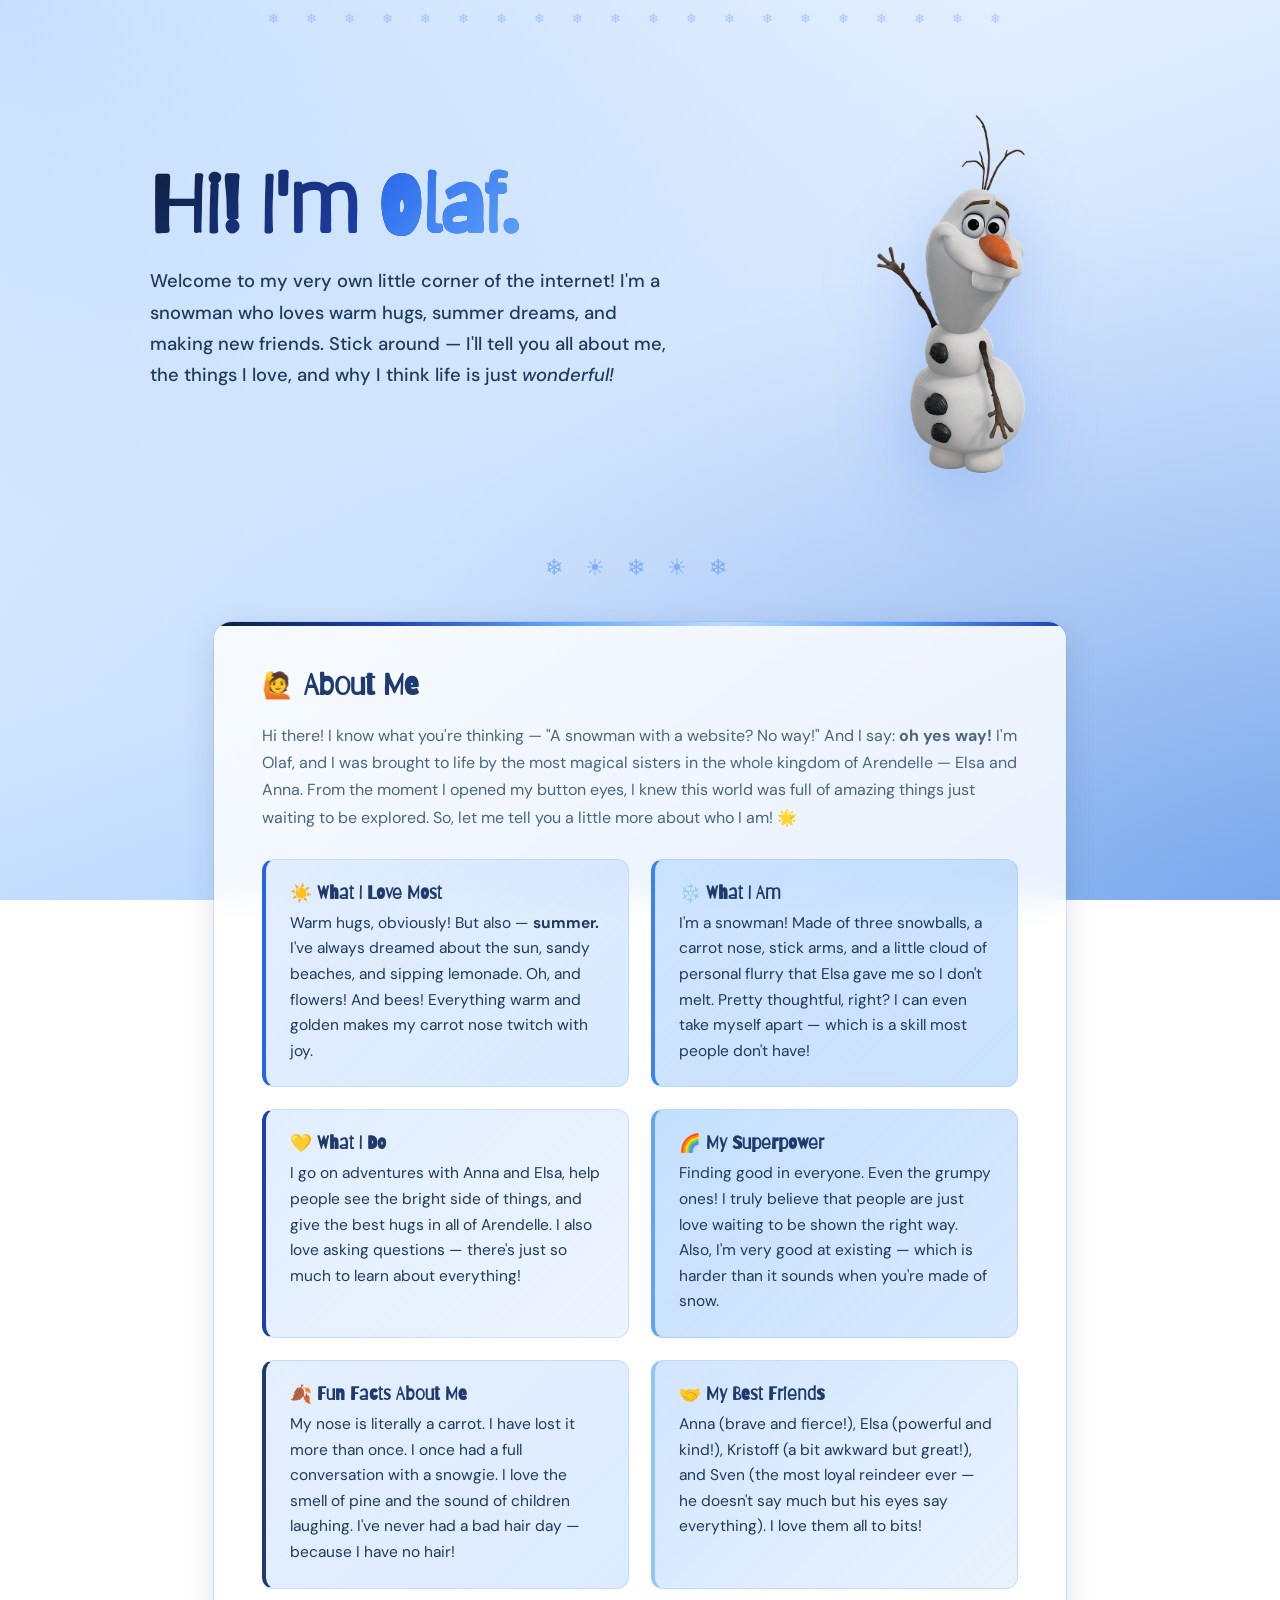
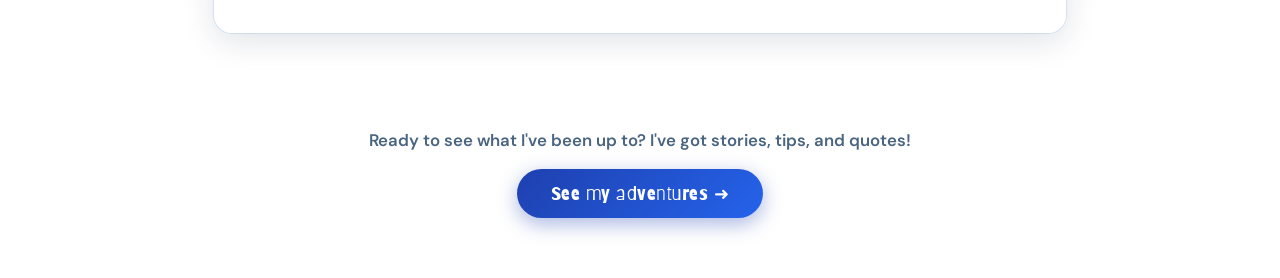
<file: index.html>
<!DOCTYPE html>
<html lang="en">
<head>
  <meta charset="UTF-8" />
  <meta name="viewport" content="width=device-width, initial-scale=1.0" />
  <title>Hi, I'm Olaf! ❄</title>
  <link rel="stylesheet" href="styles.css" />
</head>
<body>

  <!-- HERO -->
  <section class="hero">
    <div class="hero-text">
      <h1>Hi! I'm <span>Olaf.</span></h1>
      <p class="subtitle">
        Welcome to my very own little corner of the internet! I'm a snowman who loves
        warm hugs, summer dreams, and making new friends. Stick around — I'll tell you
        all about me, the things I love, and why I think life is just <em>wonderful!</em>
      </p>
    </div>
    <div class="hero-image">
      <img src="public/Olaf.png" alt="Olaf the snowman" />
    </div>
  </section>

  <div class="divider">❄ ☀ ❄ ☀ ❄</div>

  <!-- ABOUT ME SECTION -->
  <div class="section">
    <div class="section-card">
      <h2 class="section-title">
        <span class="icon">🙋</span> About Me
      </h2>
      <p style="font-size:1rem; color:#4a6580; line-height:1.7; margin-bottom:28px;">
        Hi there! I know what you're thinking — "A snowman with a website? No way!"
        And I say: <strong>oh yes way!</strong> I'm Olaf, and I was brought to life by
        the most magical sisters in the whole kingdom of Arendelle — Elsa and Anna.
        From the moment I opened my button eyes, I knew this world was full of amazing things
        just waiting to be explored. So, let me tell you a little more about who I am! 🌟
      </p>

      <div class="about-grid">

        <div class="about-item">
          <h3>☀️ What I Love Most</h3>
          <p>
            Warm hugs, obviously! But also — <strong>summer.</strong> I've always dreamed
            about the sun, sandy beaches, and sipping lemonade. Oh, and flowers! And
            bees! Everything warm and golden makes my carrot nose twitch with joy.
          </p>
        </div>

        <div class="about-item">
          <h3>❄️ What I Am</h3>
          <p>
            I'm a snowman! Made of three snowballs, a carrot nose, stick arms, and a
            little cloud of personal flurry that Elsa gave me so I don't melt. Pretty
            thoughtful, right? I can even take myself apart — which is a skill most
            people don't have!
          </p>
        </div>

        <div class="about-item">
          <h3>💛 What I Do</h3>
          <p>
            I go on adventures with Anna and Elsa, help people see the bright side of
            things, and give the best hugs in all of Arendelle. I also love asking
            questions — there's just so much to learn about everything!
          </p>
        </div>

        <div class="about-item">
          <h3>🌈 My Superpower</h3>
          <p>
            Finding good in everyone. Even the grumpy ones! I truly believe that people
            are just love waiting to be shown the right way. Also, I'm very good at
            existing — which is harder than it sounds when you're made of snow.
          </p>
        </div>

        <div class="about-item">
          <h3>🍂 Fun Facts About Me</h3>
          <p>
            My nose is literally a carrot. I have lost it more than once. I once had a
            full conversation with a snowgie. I love the smell of pine and the sound of
            children laughing. I've never had a bad hair day — because I have no hair!
          </p>
        </div>

        <div class="about-item">
          <h3>🤝 My Best Friends</h3>
          <p>
            Anna (brave and fierce!), Elsa (powerful and kind!), Kristoff (a bit awkward
            but great!), and Sven (the most loyal reindeer ever — he doesn't say much but
            his eyes say everything). I love them all to bits!
          </p>
        </div>

      </div>
    </div>
  </div>

  <!-- CTA to Page 2 -->
  <div class="page-nav">
    <p style="font-size:1.05rem; color:#4a6580; margin-bottom:18px; font-weight:600;">
      Ready to see what I've been up to? I've got stories, tips, and quotes!
    </p>
    <a href="adventures.html" class="btn btn-primary">See my adventures ➜</a>
  </div>


  <script src="snowflakes.js"></script>
</body>
</html>
</file>
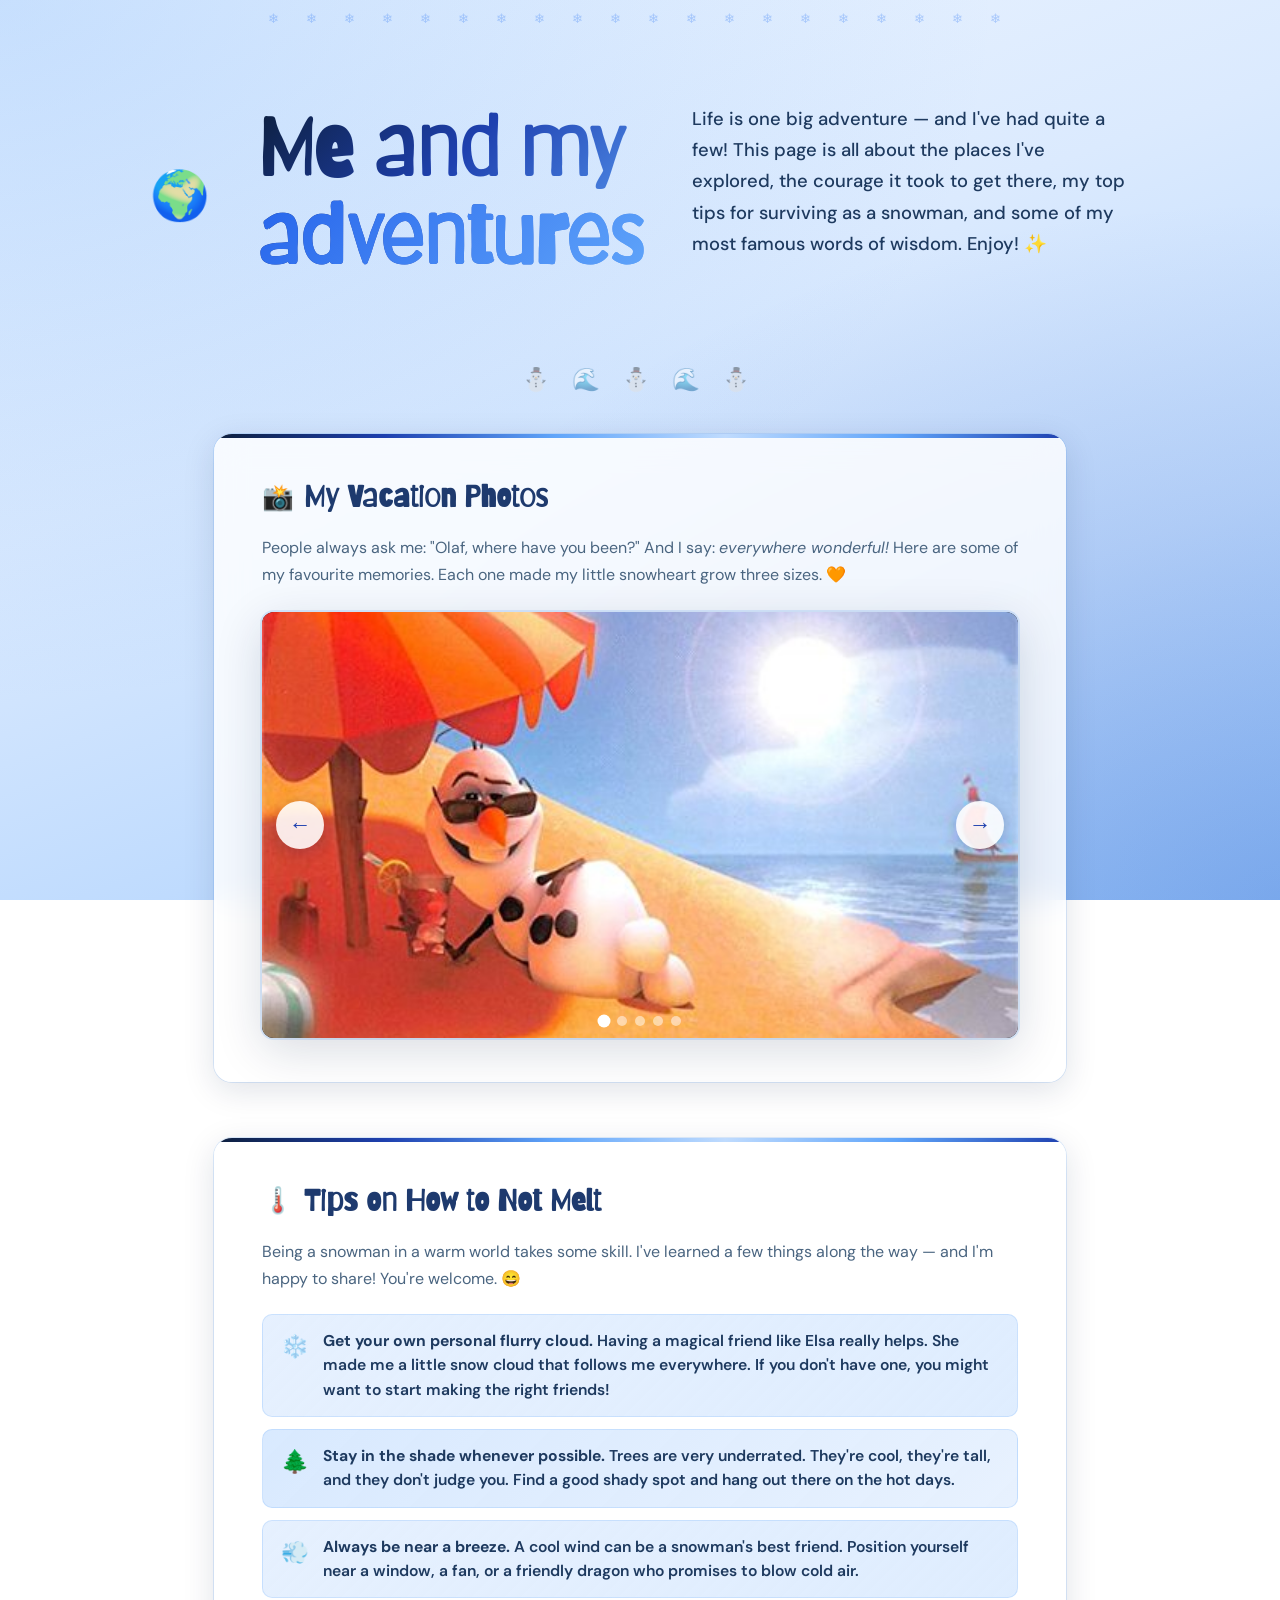
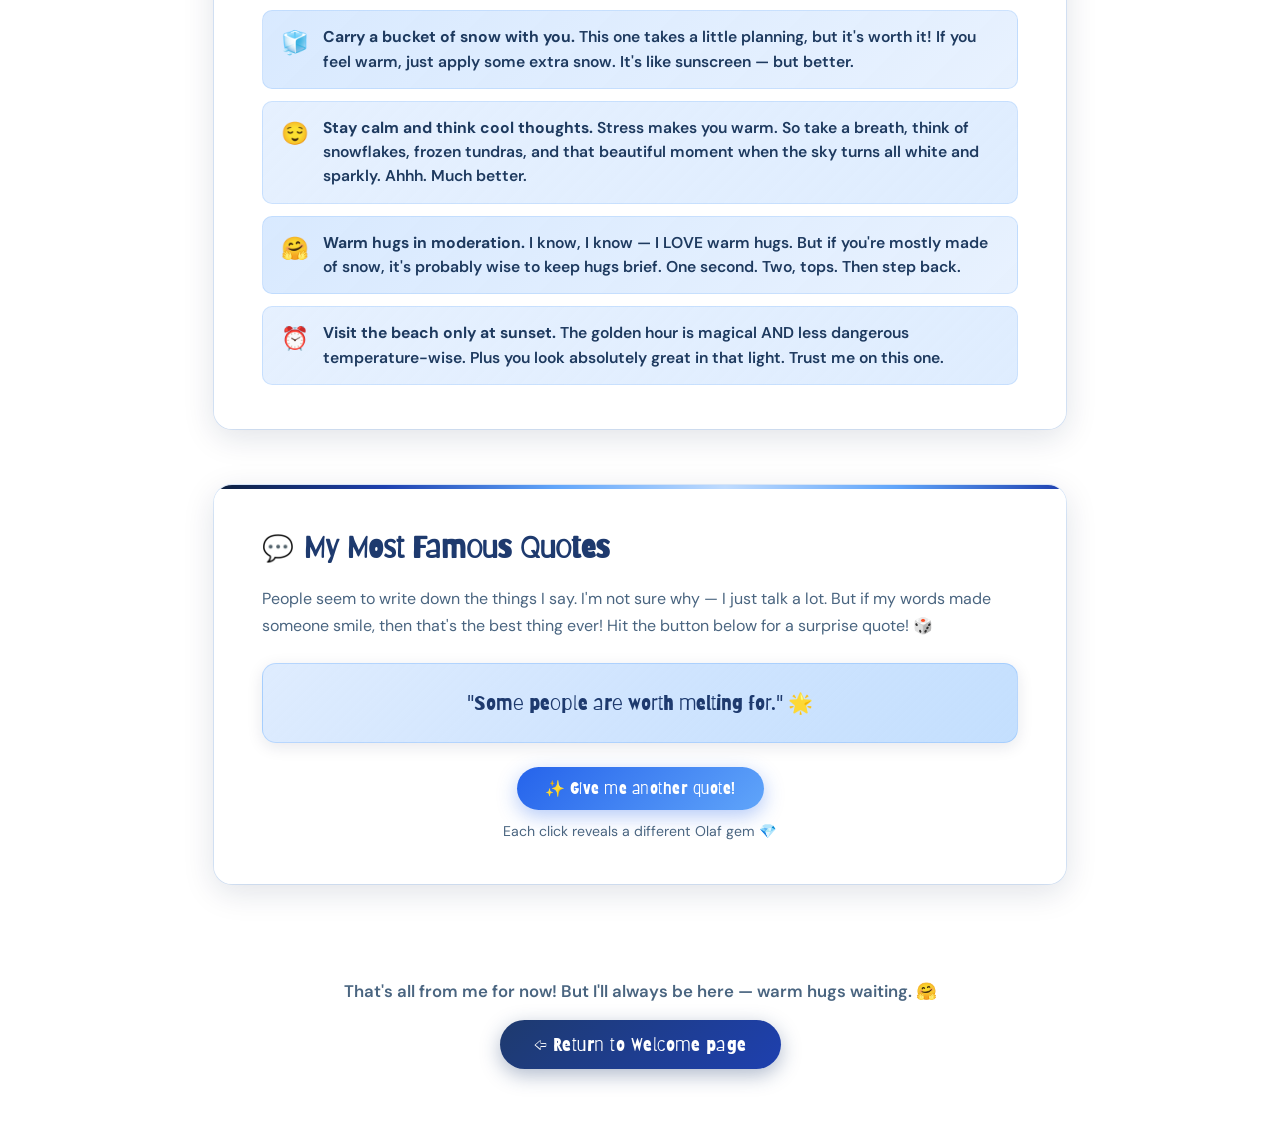
<file: adventures.html>
<!DOCTYPE html>
<html lang="en">
<head>
  <meta charset="UTF-8" />
  <meta name="viewport" content="width=device-width, initial-scale=1.0" />
  <title>Olaf's Adventures ❄</title>
  <link rel="stylesheet" href="styles.css" />
</head>
<body>

  <!-- HERO -->
  <section class="hero">
    <span class="hero-emoji">🌍</span>
    <h1>Me and my <span>adventures</span></h1>
    <p class="subtitle">
      Life is one big adventure — and I've had quite a few! This page is all about
      the places I've explored, the courage it took to get there, my top tips for
      surviving as a snowman, and some of my most famous words of wisdom. Enjoy! ✨
    </p>
  </section>

  <div class="divider">⛄ 🌊 ⛄ 🌊 ⛄</div>


  <!-- SECTION 1: SLIDESHOW -->
  <div class="section">
    <div class="section-card">
      <h2 class="section-title">
        <span class="icon">📸</span> My Vacation Photos
      </h2>
      <p style="font-size:1rem; color:#4a6580; line-height:1.7; margin-bottom:24px;">
        People always ask me: "Olaf, where have you been?" And I say: <em>everywhere
        wonderful!</em> Here are some of my favourite memories. Each one made my
        little snowheart grow three sizes. 🧡
      </p>

      <div class="slideshow-wrapper">
        <!-- Slides container -->
        <div class="slides" id="slides">
          <img class="slide" src="public/slideshow/41jAD3VHLOL.jpg"          alt="Olaf adventure 1" />
          <img class="slide" src="public/slideshow/olaf-frozen-adventure3.png" alt="Olaf adventure 2" />
          <img class="slide" src="public/slideshow/olaf-summer-sand-castle-frozen-beach-desktop-wallpaper-cover.jpg" alt="Olaf at the beach" />
          <img class="slide" src="public/slideshow/unnamed.jpg"               alt="Olaf adventure 4" />
          <img class="slide" src="public/slideshow/x1080.jpg"                 alt="Olaf adventure 5" />
        </div>

        <!-- Arrows -->
        <button class="slide-arrow prev" id="prevBtn" aria-label="Previous photo">&#8592;</button>
        <button class="slide-arrow next" id="nextBtn" aria-label="Next photo">&#8594;</button>

        <!-- Dots -->
        <div class="slide-dots" id="dots"></div>
      </div>
    </div>
  </div>


  <!-- SECTION 2: TIPS -->
  <div class="section">
    <div class="section-card">
      <h2 class="section-title">
        <span class="icon">🌡️</span> Tips on How to Not Melt
      </h2>
      <p style="font-size:1rem; color:#4a6580; line-height:1.7; margin-bottom:22px;">
        Being a snowman in a warm world takes some skill. I've learned a few things
        along the way — and I'm happy to share! You're welcome. 😄
      </p>

      <ul class="tips-list">
        <li>
          <span class="tip-icon">❄️</span>
          <div>
            <strong>Get your own personal flurry cloud.</strong>
            Having a magical friend like Elsa really helps. She made me a little
            snow cloud that follows me everywhere. If you don't have one, you might
            want to start making the right friends!
          </div>
        </li>
        <li>
          <span class="tip-icon">🌲</span>
          <div>
            <strong>Stay in the shade whenever possible.</strong>
            Trees are very underrated. They're cool, they're tall, and they don't
            judge you. Find a good shady spot and hang out there on the hot days.
          </div>
        </li>
        <li>
          <span class="tip-icon">💨</span>
          <div>
            <strong>Always be near a breeze.</strong>
            A cool wind can be a snowman's best friend. Position yourself near a
            window, a fan, or a friendly dragon who promises to blow cold air.
          </div>
        </li>
        <li>
          <span class="tip-icon">🧊</span>
          <div>
            <strong>Carry a bucket of snow with you.</strong>
            This one takes a little planning, but it's worth it! If you feel warm,
            just apply some extra snow. It's like sunscreen — but better.
          </div>
        </li>
        <li>
          <span class="tip-icon">😌</span>
          <div>
            <strong>Stay calm and think cool thoughts.</strong>
            Stress makes you warm. So take a breath, think of snowflakes, frozen
            tundras, and that beautiful moment when the sky turns all white and
            sparkly. Ahhh. Much better.
          </div>
        </li>
        <li>
          <span class="tip-icon">🤗</span>
          <div>
            <strong>Warm hugs in moderation.</strong>
            I know, I know — I LOVE warm hugs. But if you're mostly made of snow,
            it's probably wise to keep hugs brief. One second. Two, tops. Then step back.
          </div>
        </li>
        <li>
          <span class="tip-icon">⏰</span>
          <div>
            <strong>Visit the beach only at sunset.</strong>
            The golden hour is magical AND less dangerous temperature-wise.
            Plus you look absolutely great in that light. Trust me on this one.
          </div>
        </li>
      </ul>
    </div>
  </div>


  <!-- SECTION 3: QUOTES -->
  <div class="section">
    <div class="section-card">
      <h2 class="section-title">
        <span class="icon">💬</span> My Most Famous Quotes
      </h2>
      <p style="font-size:1rem; color:#4a6580; line-height:1.7; margin-bottom:24px;">
        People seem to write down the things I say. I'm not sure why — I just talk
        a lot. But if my words made someone smile, then that's the best thing ever!
        Hit the button below for a surprise quote! 🎲
      </p>

      <div class="quotes-inner">
        <div class="quote-display" id="quoteDisplay">
          "Some people are worth melting for." 🌟
        </div>
        <button class="btn btn-quote" id="quoteBtn">
          ✨ Give me another quote!
        </button>
        <p class="quote-hint">Each click reveals a different Olaf gem 💎</p>

        <div class="quote-history" id="quoteHistory">
          <h3 class="quote-history-title">🕰️ Recent Quotes</h3>
          <ol class="quote-history-list" id="quoteHistoryList"></ol>
        </div>
      </div>
    </div>
  </div>


  <!-- BACK TO PAGE 1 -->
  <div class="page-nav">
    <p style="font-size:1.05rem; color:#4a6580; margin-bottom:18px; font-weight:600;">
      That's all from me for now! But I'll always be here — warm hugs waiting. 🤗
    </p>
    <a href="index.html" class="btn btn-secondary">← Return to Welcome page</a>
  </div>


  <script>
    /* =========================================
       SLIDESHOW
    ========================================= */
    const slidesEl   = document.getElementById('slides');
    const prevBtn    = document.getElementById('prevBtn');
    const nextBtn    = document.getElementById('nextBtn');
    const dotsEl     = document.getElementById('dots');
    const totalSlides = slidesEl.children.length;
    let current      = 0;
    let autoTimer;

    // Build dots
    for (let i = 0; i < totalSlides; i++) {
      const dot = document.createElement('button');
      dot.className = 'dot' + (i === 0 ? ' active' : '');
      dot.setAttribute('aria-label', 'Go to photo ' + (i + 1));
      dot.addEventListener('click', () => goTo(i));
      dotsEl.appendChild(dot);
    }

    function updateDots() {
      document.querySelectorAll('.dot').forEach((d, i) => {
        d.classList.toggle('active', i === current);
      });
    }

    function goTo(index) {
      current = (index + totalSlides) % totalSlides;
      slidesEl.style.transform = `translateX(-${current * 100}%)`;
      updateDots();
    }

    function next() { goTo(current + 1); }
    function prev() { goTo(current - 1); }

    nextBtn.addEventListener('click', () => { next(); resetTimer(); });
    prevBtn.addEventListener('click', () => { prev(); resetTimer(); });

    function startTimer() {
      autoTimer = setInterval(next, 3500);
    }
    function resetTimer() {
      clearInterval(autoTimer);
      startTimer();
    }
    startTimer();


    /* =========================================
       QUOTES ROULETTE
    ========================================= */
    const quotes = [
      '"Some people are worth melting for." 🌟',
      '"I like warm hugs!" 🤗',
      '"Oh, I don\'t know why, but I\'ve always loved the idea of summer." ☀️',
      '"Love is putting someone else\'s needs before yours." 💛',
      '"An act of true love will thaw a frozen heart." ❄️',
      '"Who\'s the funky-looking donkey over there? That\'s Sven!" 🦌',
      '"You hesitated, so clearly you\'re not okay." 😌',
      '"I\'m Olaf and I like warm hugs! Although, I\'ll take a regular hug." 🙌',
      '"Hands down, this is the best day of my life. And quite possibly the last." 😅',
      '"Why are you hanging off the earth like a bat?" 🦇',
      '"The sky\'s awake, so I\'m awake, so we have to play!" 🌌',
      '"I\'ve always loved the idea of summer — and now I\'m in it!" 🌺',
    ];

    let lastIndex = 0;
    const quoteDisplay     = document.getElementById('quoteDisplay');
    const quoteBtn         = document.getElementById('quoteBtn');
    const quoteHistoryList = document.getElementById('quoteHistoryList');
    const quoteHistory     = document.getElementById('quoteHistory');
    const historyItems     = [];

    function updateHistoryList() {
      quoteHistoryList.innerHTML = '';
      historyItems.forEach(text => {
        const li = document.createElement('li');
        li.textContent = text;
        quoteHistoryList.appendChild(li);
      });
      quoteHistory.style.display = historyItems.length > 0 ? 'block' : 'none';
    }

    // Hide history section until there's something to show
    quoteHistory.style.display = 'none';

    quoteBtn.addEventListener('click', () => {
      // Pick a different quote from last shown
      let next;
      do {
        next = Math.floor(Math.random() * quotes.length);
      } while (next === lastIndex && quotes.length > 1);

      // Add currently displayed quote to history before replacing it
      const current = quoteDisplay.textContent.trim();
      historyItems.unshift(current);
      if (historyItems.length > 3) historyItems.pop();
      updateHistoryList();

      lastIndex = next;

      // Fade out → update → fade in
      quoteDisplay.classList.add('fade');
      setTimeout(() => {
        quoteDisplay.textContent = quotes[next];
        quoteDisplay.classList.remove('fade');
      }, 300);
    });
  </script>

  <script src="snowflakes.js"></script>
</body>
</html>
</file>
<file: styles.css>
/* ========================================
   OLAF'S WEBSITE — Global Styles
   ======================================== */

@import url('https://fonts.googleapis.com/css2?family=Barriecito&family=DM+Sans:wght@400;500;600;700&display=swap');

/* ---- Reset & Base ---- */
*, *::before, *::after {
  box-sizing: border-box;
  margin: 0;
  padding: 0;
}

:root {
  --midnight:    #0d1f3c;
  --navy:        #1e3a6e;
  --royal-blue:  #1e40af;
  --deep-blue:   #2563eb;
  --mid-blue:    #3b82f6;
  --sky-blue:    #60a5fa;
  --light-blue:  #93c5fd;
  --pale-blue:   #bfdbfe;
  --ice-blue:    #dbeafe;
  --snow:        #eff6ff;

  --dark-text:   #0f2044;
  --body-text:   #1e3a5f;
  --muted-text:  #4a6580;
  --light-text:  #ffffff;

  --border-r:    18px;
  --shadow-sm:   0 4px 16px rgba(15, 32, 68, 0.10);
  --shadow-md:   0 8px 32px rgba(15, 32, 68, 0.13);
  --shadow-lg:   0 12px 48px rgba(15, 32, 68, 0.16);
}

html {
  scroll-behavior: smooth;
}

/* ---- Single animation: gentle float for Olaf only ---- */
@keyframes float {
  0%, 100% { transform: translateY(0); }
  50%       { transform: translateY(-16px); }
}

/* ---- Body ---- */
body {
  font-family: 'DM Sans', sans-serif;
  background:
    radial-gradient(ellipse at 0% 0%,   rgba(96, 165, 250, 0.28) 0%, transparent 55%),
    radial-gradient(ellipse at 100% 100%, rgba(30, 64, 175, 0.22) 0%, transparent 55%),
    linear-gradient(160deg, #eff6ff 0%, #dbeafe 40%, #bfdbfe 70%, #93c5fd 100%);
  background-attachment: fixed;
  min-height: 100vh;
  color: var(--dark-text);
}

/* ---- Snowflake decoration ---- */
body::before {
  content: '❄ ❄ ❄ ❄ ❄ ❄ ❄ ❄ ❄ ❄ ❄ ❄ ❄ ❄ ❄ ❄ ❄ ❄ ❄ ❄';
  display: block;
  text-align: center;
  letter-spacing: 12px;
  font-size: 13px;
  color: rgba(59, 130, 246, 0.35);
  padding: 10px 0 4px;
  overflow: hidden;
  white-space: nowrap;
}

/* ---- Navigation Bar ---- */
.navbar {
  display: flex;
  align-items: center;
  justify-content: space-between;
  padding: 14px 40px;
  background: rgba(239, 246, 255, 0.80);
  backdrop-filter: blur(20px);
  -webkit-backdrop-filter: blur(20px);
  border-bottom: 1px solid rgba(96, 165, 250, 0.3);
  box-shadow: 0 1px 16px rgba(15, 32, 68, 0.08);
  position: sticky;
  top: 0;
  z-index: 100;
}

.navbar .logo {
  font-family: 'Barriecito', cursive;
  font-size: 1.8rem;
  color: var(--royal-blue);
  text-decoration: none;
  letter-spacing: 1px;
}

.navbar .logo span {
  color: var(--sky-blue);
}

.nav-links a {
  text-decoration: none;
  font-weight: 700;
  color: var(--navy);
  margin-left: 24px;
  font-size: 1rem;
  transition: color 0.2s;
}

.nav-links a:hover,
.nav-links a.active {
  color: var(--deep-blue);
}

/* ---- Hero Section ---- */
.hero {
  display: flex;
  align-items: center;
  justify-content: center;
  gap: 48px;
  padding: 72px 60px 60px;
  max-width: 1100px;
  margin: 0 auto;
}

.hero-text {
  flex: 1;
  min-width: 0;
}

.hero-image {
  flex: 0 0 auto;
  display: flex;
  align-items: center;
  justify-content: center;
}

.hero-image img {
  width: clamp(220px, 28vw, 380px);
  height: auto;
  filter: drop-shadow(0 14px 36px rgba(37, 99, 235, 0.25));
  animation: float 3.5s ease-in-out infinite;
}

.hero-emoji {
  font-size: 3rem;
  display: block;
  margin-bottom: 10px;
}

.hero h1 {
  font-family: 'Barriecito', cursive;
  font-size: clamp(2.8rem, 7vw, 5rem);
  line-height: 1.1;
  margin-bottom: 18px;
  background: linear-gradient(135deg, var(--midnight) 0%, var(--royal-blue) 45%, var(--sky-blue) 100%);
  -webkit-background-clip: text;
  -webkit-text-fill-color: transparent;
  background-clip: text;
}

.hero h1 span {
  background: linear-gradient(135deg, var(--deep-blue), var(--sky-blue));
  -webkit-background-clip: text;
  -webkit-text-fill-color: transparent;
  background-clip: text;
}

.hero .subtitle {
  max-width: 520px;
  margin: 0 0 36px;
  font-size: 1.15rem;
  line-height: 1.7;
  color: var(--body-text);
  font-weight: 500;
}

@media (max-width: 700px) {
  .hero {
    flex-direction: column-reverse;
    text-align: center;
    padding: 48px 20px 40px;
    gap: 28px;
  }
  .hero .subtitle {
    margin: 0 auto 28px;
  }
}

/* ---- Buttons ---- */
.btn {
  display: inline-block;
  padding: 14px 34px;
  border-radius: 50px;
  font-family: 'Barriecito', cursive;
  font-size: 1.1rem;
  letter-spacing: 0.5px;
  text-decoration: none;
  cursor: pointer;
  border: none;
  transition: transform 0.15s, box-shadow 0.15s;
}

.btn:hover {
  transform: translateY(-3px);
  box-shadow: var(--shadow-lg);
}

.btn:active {
  transform: translateY(0);
}

.btn-primary {
  background: linear-gradient(135deg, var(--royal-blue), var(--deep-blue));
  color: #fff;
  box-shadow: 0 6px 20px rgba(30, 64, 175, 0.38);
}

.btn-secondary {
  background: linear-gradient(135deg, var(--navy), var(--royal-blue));
  color: #fff;
  box-shadow: 0 6px 20px rgba(30, 58, 110, 0.35);
}

.btn-quote {
  background: linear-gradient(135deg, var(--deep-blue), var(--sky-blue));
  color: #fff;
  font-size: 1rem;
  padding: 12px 28px;
  box-shadow: 0 6px 20px rgba(37, 99, 235, 0.35);
}

/* ---- Section wrapper ---- */
.section {
  max-width: 900px;
  margin: 0 auto 56px;
  padding: 0 24px;
}

.section-card {
  background: rgba(255, 255, 255, 0.82);
  backdrop-filter: blur(16px);
  -webkit-backdrop-filter: blur(16px);
  border-radius: var(--border-r);
  padding: 44px 48px;
  box-shadow: var(--shadow-md), 0 0 0 1px rgba(96, 165, 250, 0.2), inset 0 1px 0 rgba(255,255,255,0.9);
  position: relative;
  overflow: hidden;
}

.section-card::before {
  content: '';
  position: absolute;
  top: 0; left: 0; right: 0;
  height: 4px;
  background: linear-gradient(90deg, var(--midnight), var(--royal-blue), var(--sky-blue), var(--pale-blue), var(--sky-blue), var(--royal-blue));
}

.section-title {
  font-family: 'Barriecito', cursive;
  font-size: 1.9rem;
  color: var(--navy);
  margin-bottom: 20px;
  display: flex;
  align-items: center;
  gap: 10px;
}

.section-title .icon {
  font-size: 1.6rem;
}

/* ---- About Me (Page 1) ---- */
.about-grid {
  display: grid;
  grid-template-columns: 1fr 1fr;
  gap: 22px;
  margin-top: 20px;
}

.about-item {
  border-radius: 12px;
  padding: 22px 24px;
  border: 1px solid rgba(96, 165, 250, 0.22);
  transition: transform 0.2s, box-shadow 0.2s;
}

.about-item:nth-child(1) {
  background: linear-gradient(135deg, rgba(219,234,254,0.8), rgba(191,219,254,0.6));
  border-left: 4px solid var(--deep-blue);
}
.about-item:nth-child(2) {
  background: linear-gradient(135deg, rgba(191,219,254,0.75), rgba(147,197,253,0.5));
  border-left: 4px solid var(--mid-blue);
}
.about-item:nth-child(3) {
  background: linear-gradient(135deg, rgba(219,234,254,0.8), rgba(219,234,254,0.55));
  border-left: 4px solid var(--royal-blue);
}
.about-item:nth-child(4) {
  background: linear-gradient(135deg, rgba(147,197,253,0.55), rgba(191,219,254,0.6));
  border-left: 4px solid var(--sky-blue);
}
.about-item:nth-child(5) {
  background: linear-gradient(135deg, rgba(219,234,254,0.75), rgba(191,219,254,0.55));
  border-left: 4px solid var(--navy);
}
.about-item:nth-child(6) {
  background: linear-gradient(135deg, rgba(191,219,254,0.7), rgba(219,234,254,0.6));
  border-left: 4px solid var(--light-blue);
}

.about-item:hover {
  transform: translateY(-4px);
  box-shadow: var(--shadow-md);
}

.about-item h3 {
  font-family: 'Barriecito', cursive;
  font-size: 1.1rem;
  color: var(--navy);
  margin-bottom: 8px;
}

.about-item p {
  font-size: 0.97rem;
  line-height: 1.65;
  color: var(--body-text);
}

@media (max-width: 600px) {
  .about-grid { grid-template-columns: 1fr; }
  .section-card { padding: 28px 22px; }
  .navbar { padding: 12px 18px; }
}

/* ---- Slideshow ---- */
.slideshow-wrapper {
  position: relative;
  border-radius: 12px;
  overflow: hidden;
  background: #000;
  aspect-ratio: 16/9;
  max-height: 480px;
  box-shadow: var(--shadow-lg), 0 0 0 2px rgba(96, 165, 250, 0.2);
}

.slides {
  display: flex;
  height: 100%;
  transition: transform 0.5s ease;
}

.slide {
  min-width: 100%;
  height: 100%;
  object-fit: cover;
  display: block;
}

.slide-arrow {
  position: absolute;
  top: 50%;
  transform: translateY(-50%);
  background: rgba(255, 255, 255, 0.88);
  border: none;
  border-radius: 50%;
  width: 48px;
  height: 48px;
  font-size: 1.4rem;
  cursor: pointer;
  z-index: 10;
  transition: background 0.2s, transform 0.15s;
  display: flex;
  align-items: center;
  justify-content: center;
  box-shadow: 0 4px 16px rgba(15, 32, 68, 0.25);
  color: var(--royal-blue);
}

.slide-arrow:hover {
  background: #fff;
  transform: translateY(-50%) scale(1.1);
}

.slide-arrow.prev { left: 14px; }
.slide-arrow.next { right: 14px; }

.slide-dots {
  position: absolute;
  bottom: 12px;
  left: 50%;
  transform: translateX(-50%);
  display: flex;
  gap: 8px;
}

.dot {
  width: 10px;
  height: 10px;
  border-radius: 50%;
  background: rgba(255, 255, 255, 0.5);
  border: none;
  cursor: pointer;
  transition: background 0.2s, transform 0.2s;
}

.dot.active {
  background: #fff;
  transform: scale(1.3);
}

/* ---- Tips list ---- */
.tips-list {
  list-style: none;
  display: flex;
  flex-direction: column;
  gap: 12px;
  margin-top: 8px;
}

.tips-list li {
  display: flex;
  align-items: flex-start;
  gap: 14px;
  border-radius: 10px;
  padding: 14px 18px;
  font-size: 0.98rem;
  line-height: 1.55;
  font-weight: 600;
  color: var(--body-text);
  border: 1px solid rgba(96, 165, 250, 0.2);
  transition: transform 0.15s;
}

.tips-list li:nth-child(odd) {
  background: linear-gradient(135deg, rgba(219,234,254,0.7), rgba(191,219,254,0.5));
}
.tips-list li:nth-child(even) {
  background: linear-gradient(135deg, rgba(191,219,254,0.6), rgba(219,234,254,0.65));
}

.tips-list li:hover {
  transform: translateX(5px);
}

.tips-list li .tip-icon {
  font-size: 1.4rem;
  flex-shrink: 0;
  margin-top: 1px;
}

/* ---- Quotes ---- */
.quotes-inner {
  text-align: center;
}

.quote-display {
  min-height: 80px;
  display: flex;
  align-items: center;
  justify-content: center;
  background: linear-gradient(135deg, rgba(219,234,254,0.9) 0%, rgba(191,219,254,0.75) 50%, rgba(147,197,253,0.55) 100%);
  border-radius: 14px;
  padding: 24px 32px;
  margin-bottom: 24px;
  font-family: 'Barriecito', cursive;
  font-size: 1.25rem;
  color: var(--navy);
  line-height: 1.5;
  transition: opacity 0.3s;
  border: 1px solid rgba(96, 165, 250, 0.3);
  box-shadow: var(--shadow-sm);
}

.quote-display.fade {
  opacity: 0;
}

.quote-hint {
  font-size: 0.88rem;
  color: var(--muted-text);
  margin-top: 12px;
}

.quote-history {
  margin-top: 28px;
  text-align: left;
}

.quote-history-title {
  font-size: 1rem;
  color: var(--navy);
  margin-bottom: 12px;
  font-weight: 700;
}

.quote-history-list {
  list-style: none;
  padding: 0;
  margin: 0;
  display: flex;
  flex-direction: column;
  gap: 8px;
}

.quote-history-list li {
  background: rgba(219, 234, 254, 0.5);
  border-left: 3px solid var(--sky-blue);
  border-radius: 8px;
  padding: 10px 16px;
  font-size: 0.93rem;
  color: var(--muted-text);
  line-height: 1.5;
}

/* ---- Page footer nav ---- */
.page-nav {
  text-align: center;
  padding: 40px 20px 60px;
}

/* ---- Divider ---- */
.divider {
  text-align: center;
  font-size: 1.4rem;
  letter-spacing: 8px;
  color: rgba(59, 130, 246, 0.5);
  margin: 8px 0 40px;
}
</file>
